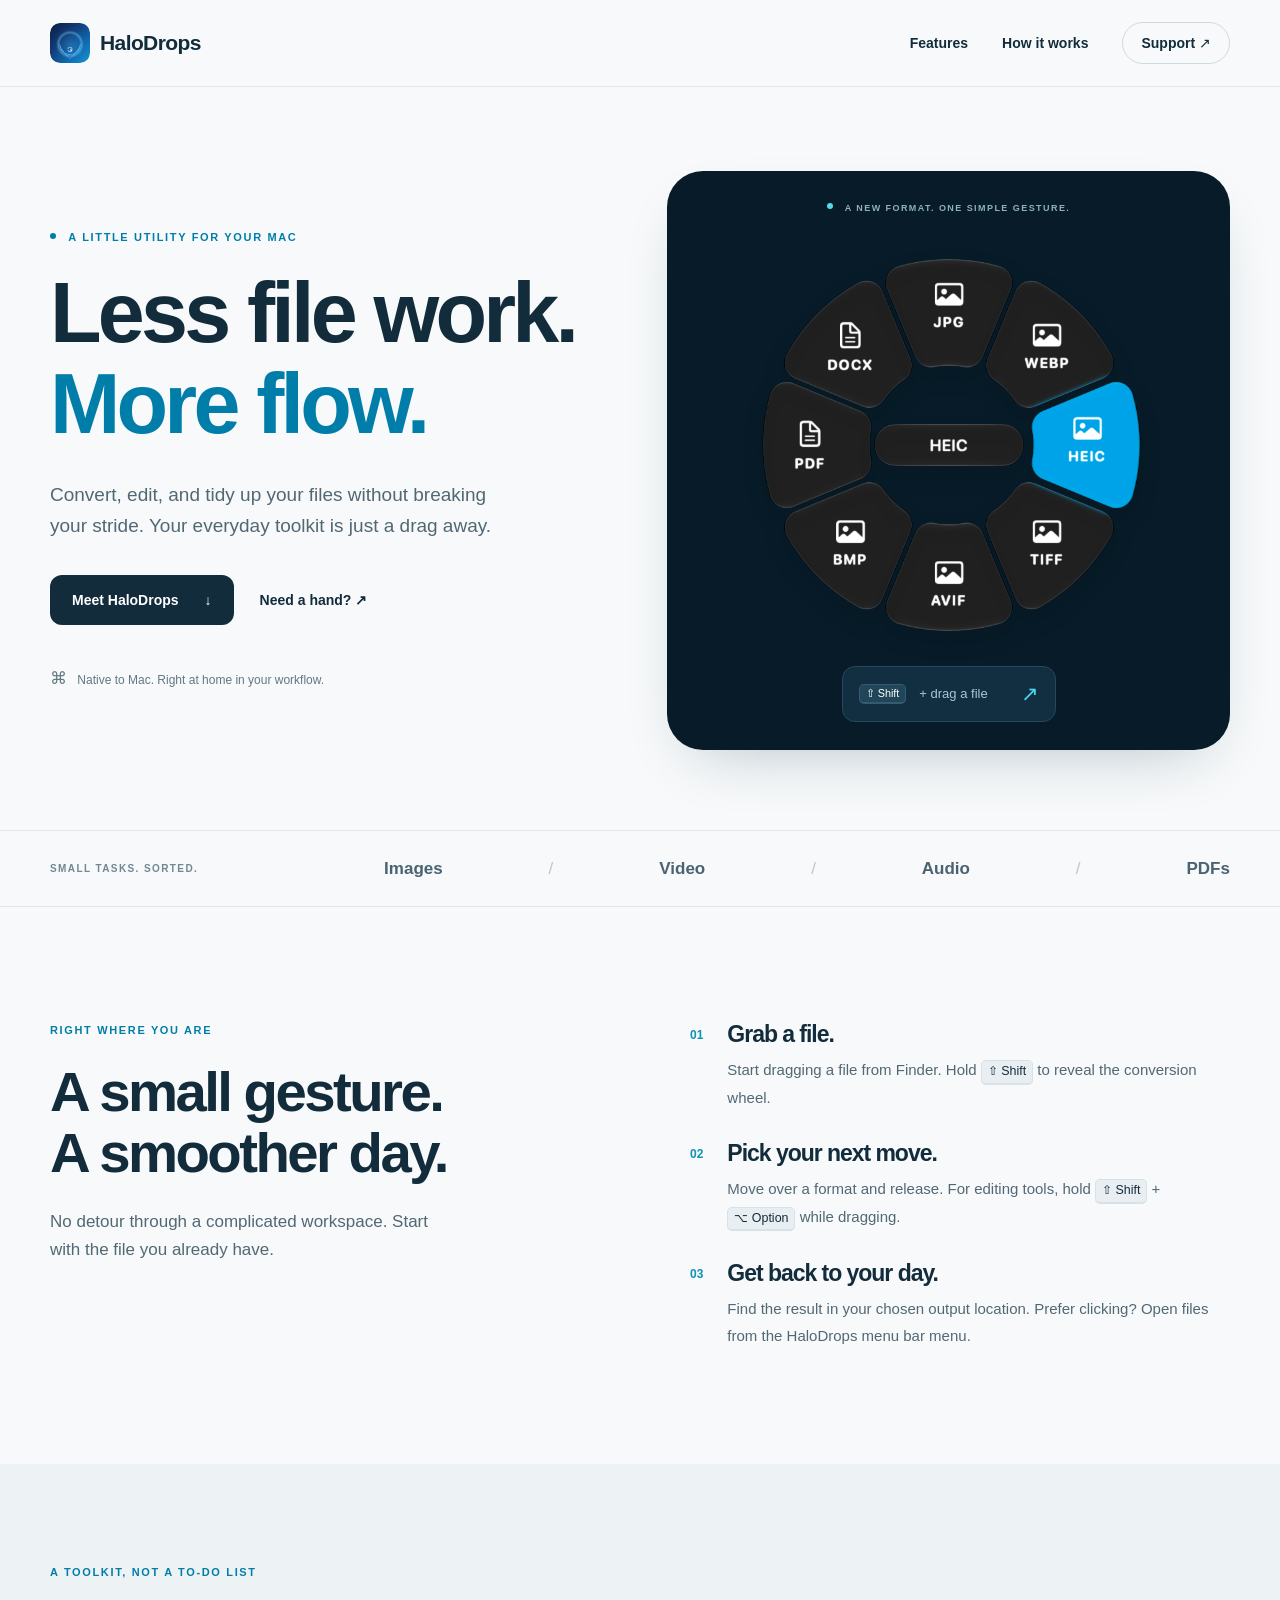
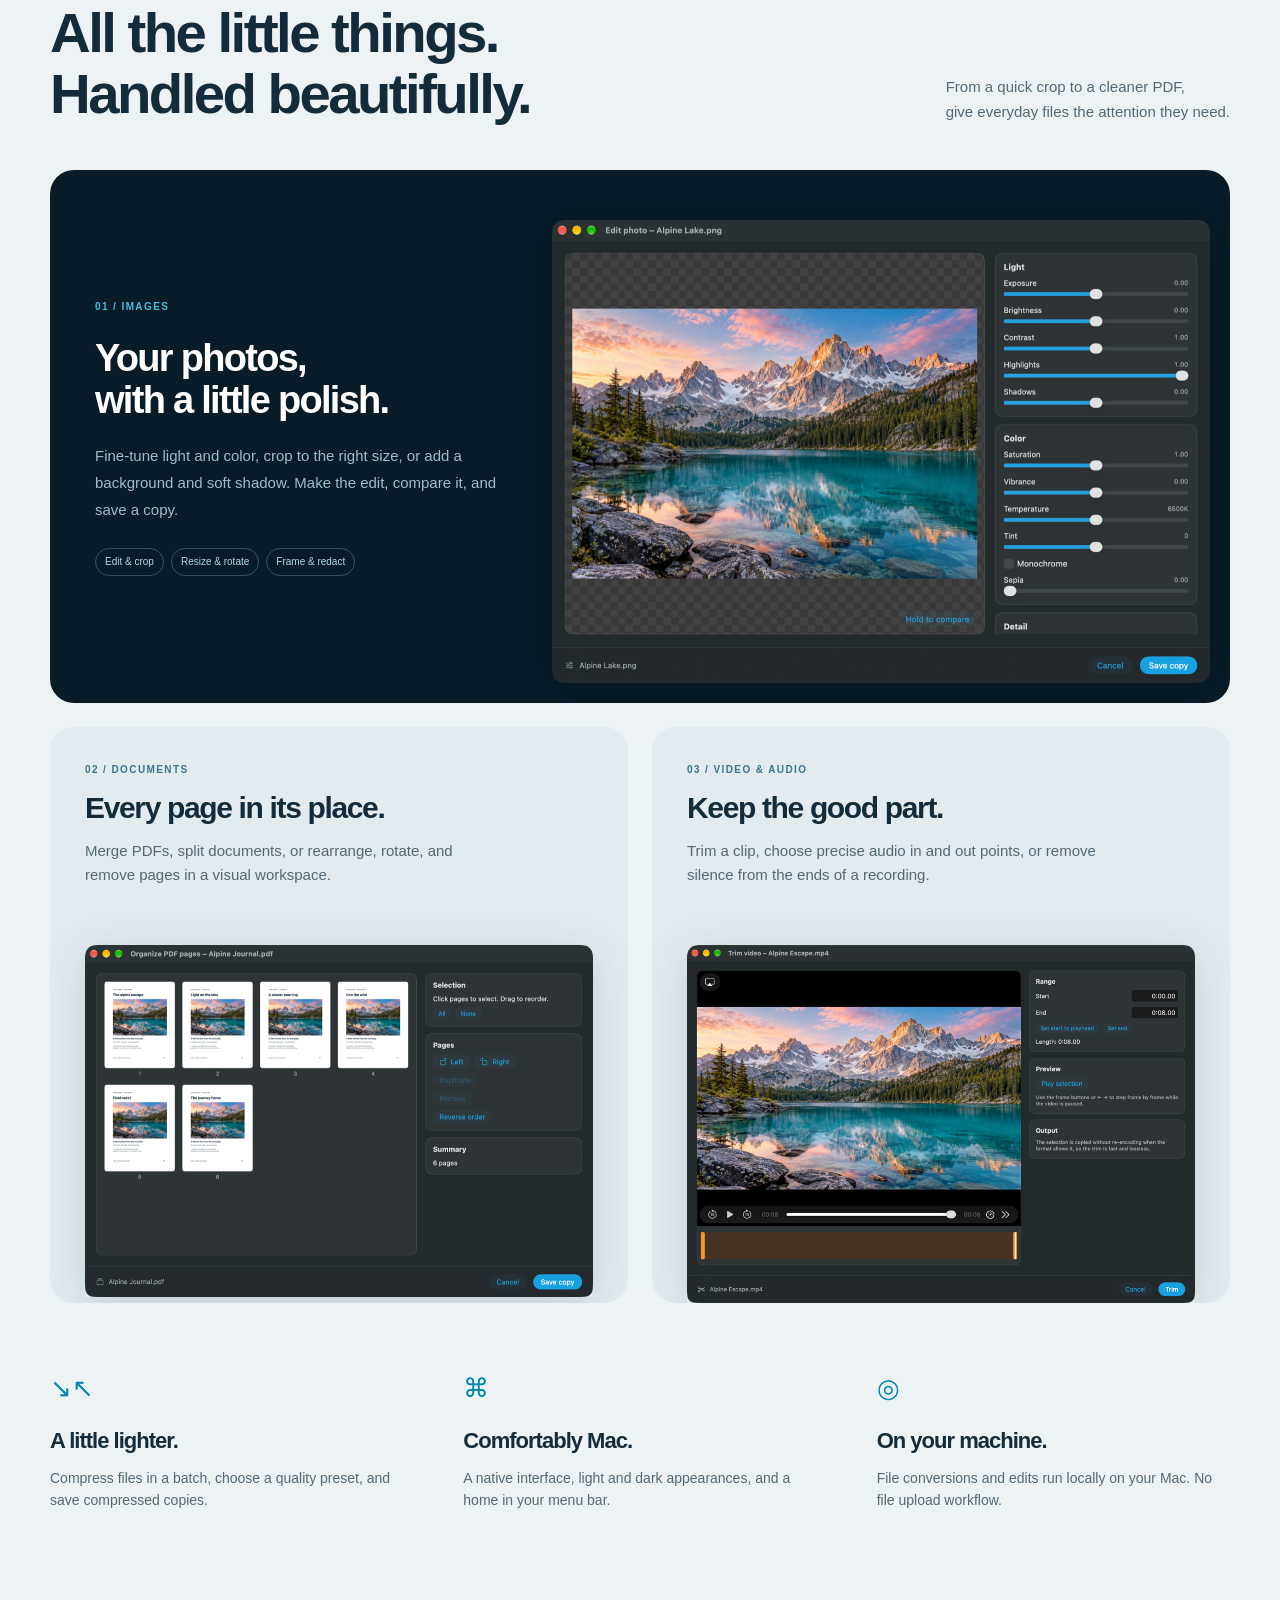
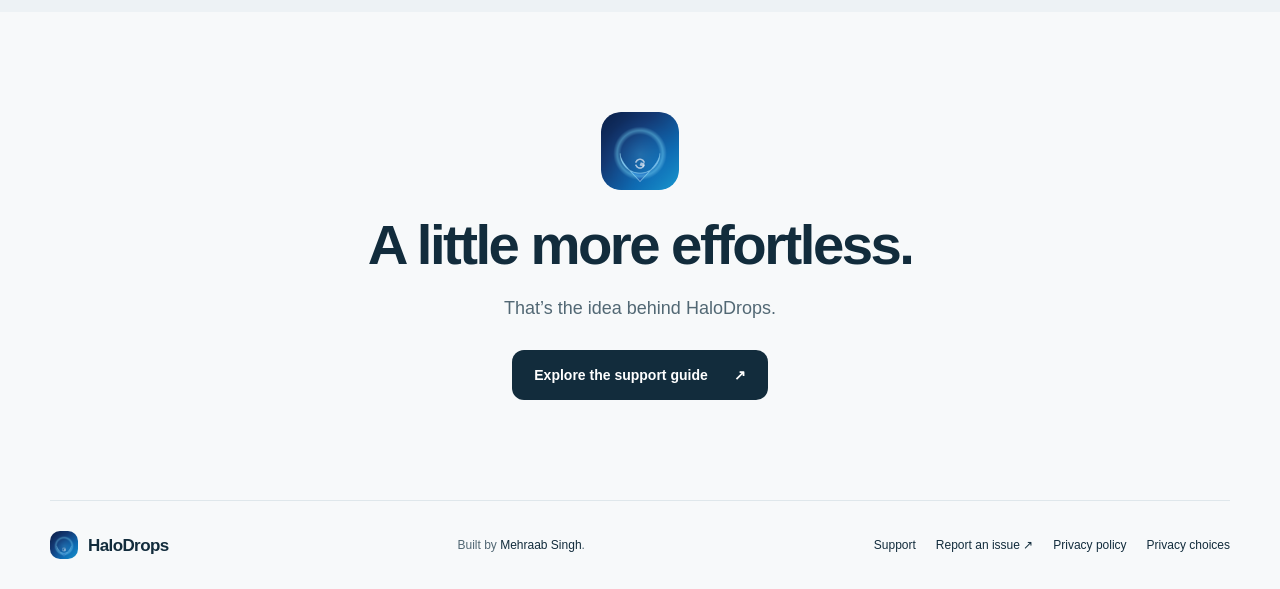
<file: index.html>
<!doctype html>
<html lang="en">
<head>
<meta charset="utf-8"><meta name="viewport" content="width=device-width, initial-scale=1">
<title>HaloDrops — Less file work. More flow.</title>
<meta name="description" content="Meet HaloDrops for Mac. Convert files with a drag, edit photos, compress media, organize PDFs, and trim video and audio in one native toolkit.">
<link rel="canonical" href="https://mehraabsingh.github.io/web-halodrops/">
<meta property="og:title" content="HaloDrops — Less file work. More flow."><meta property="og:description" content="Your everyday file toolkit, one gesture away. Made for Mac."><meta property="og:type" content="website"><meta property="og:url" content="https://mehraabsingh.github.io/web-halodrops/"><meta property="og:image" content="https://mehraabsingh.github.io/web-halodrops/assets/social-preview.png">
<meta name="twitter:card" content="summary_large_image"><meta name="theme-color" content="#f7f9fa">
<link rel="icon" type="image/png" href="assets/app-icon.png"><link rel="stylesheet" href="styles.css"><script src="site.js" defer></script>
</head>
<body>
<a class="skip" href="#main">Skip to content</a>
<header class="site-header"><nav class="nav wrap" aria-label="Main navigation"><a class="brand" href="./" aria-label="HaloDrops home"><img src="assets/app-icon.png" width="40" height="40" alt=""><span>HaloDrops</span></a><div class="nav-links"><a href="#features">Features</a><a href="#how-it-works">How it works</a><a class="nav-support" href="support/">Support <span aria-hidden="true">↗</span></a></div></nav></header>
<main id="main">
<section class="hero wrap">
<div class="hero-copy"><p class="eyebrow"><span class="status-dot"></span> A LITTLE UTILITY FOR YOUR MAC</p><h1>Less file work.<br><span>More flow.</span></h1><p class="lead">Convert, edit, and tidy up your files without breaking your stride. Your everyday toolkit is just a drag away.</p><div class="actions"><a class="button primary" href="#how-it-works">Meet HaloDrops <span aria-hidden="true">↓</span></a><a class="text-link" href="support/">Need a hand? <span aria-hidden="true">↗</span></a></div><p class="hero-note"><span aria-hidden="true">⌘</span> Native to Mac. Right at home in your workflow.</p></div>
<div class="hero-art"><div class="art-label"><span class="tiny-dot"></span> A NEW FORMAT. ONE SIMPLE GESTURE.</div><img class="wheel" src="assets/conversion-wheel.png" width="1420" height="1420" alt="HaloDrops conversion wheel showing JPG, WebP, HEIC, TIFF, AVIF, BMP, PDF, and DOCX formats with HEIC selected" fetchpriority="high"><div class="gesture"><kbd>⇧ Shift</kbd><span>+ drag a file</span><span class="gesture-arrow" aria-hidden="true">↗</span></div></div>
</section>
<div class="format-strip"><div class="wrap"><span>SMALL TASKS. SORTED.</span><span>Images</span><i aria-hidden="true">/</i><span>Video</span><i aria-hidden="true">/</i><span>Audio</span><i aria-hidden="true">/</i><span>PDFs</span></div></div>
<section id="how-it-works" class="section wrap how"><div class="section-intro"><p class="eyebrow">RIGHT WHERE YOU ARE</p><h2>A small gesture.<br>A smoother day.</h2><p>No detour through a complicated workspace. Start with the file you already have.</p></div><ol class="steps"><li><span class="step-num">01</span><div><h3>Grab a file.</h3><p>Start dragging a file from Finder. Hold <kbd>⇧ Shift</kbd> to reveal the conversion wheel.</p></div></li><li><span class="step-num">02</span><div><h3>Pick your next move.</h3><p>Move over a format and release. For editing tools, hold <kbd>⇧ Shift</kbd> + <kbd>⌥ Option</kbd> while dragging.</p></div></li><li><span class="step-num">03</span><div><h3>Get back to your day.</h3><p>Find the result in your chosen output location. Prefer clicking? Open files from the HaloDrops menu bar menu.</p></div></li></ol></section>
<section id="features" class="features-section"><div class="wrap"><div class="section-heading"><div><p class="eyebrow">A TOOLKIT, NOT A TO-DO LIST</p><h2>All the little things.<br>Handled beautifully.</h2></div><p>From a quick crop to a cleaner PDF,<br>give everyday files the attention they need.</p></div>
<article class="feature feature-photo"><div class="feature-copy"><span class="feature-index">01 / IMAGES</span><h3>Your photos,<br>with a little polish.</h3><p>Fine-tune light and color, crop to the right size, or add a background and soft shadow. Make the edit, compare it, and save a copy.</p><ul class="tags"><li>Edit & crop</li><li>Resize & rotate</li><li>Frame & redact</li></ul></div><div class="feature-visual"><img src="assets/photo-editor.png" width="1200" height="845" alt="HaloDrops photo editor with an alpine lake image and light and color adjustment sliders" loading="lazy"></div></article>
<div class="feature-pair"><article class="feature-mini"><div class="mini-copy"><span class="feature-index">02 / DOCUMENTS</span><h3>Every page in its place.</h3><p>Merge PDFs, split documents, or rearrange, rotate, and remove pages in a visual workspace.</p></div><img src="assets/pdf-tools.png" width="1000" height="694" alt="Six pages in the HaloDrops PDF organizer, with page selection and rotation controls" loading="lazy"></article><article class="feature-mini"><div class="mini-copy"><span class="feature-index">03 / VIDEO & AUDIO</span><h3>Keep the good part.</h3><p>Trim a clip, choose precise audio in and out points, or remove silence from the ends of a recording.</p></div><img src="assets/video-tools.png" width="1000" height="704" alt="HaloDrops video trimmer displaying a mountain lake clip with start and end controls" loading="lazy"></article></div>
<div class="utility-row"><div><span class="utility-icon" aria-hidden="true">↘↖</span><h3>A little lighter.</h3><p>Compress files in a batch, choose a quality preset, and save compressed copies.</p></div><div><span class="utility-icon" aria-hidden="true">⌘</span><h3>Comfortably Mac.</h3><p>A native interface, light and dark appearances, and a home in your menu bar.</p></div><div><span class="utility-icon" aria-hidden="true">◎</span><h3>On your machine.</h3><p>File conversions and edits run locally on your Mac. No file upload workflow.</p></div></div>
</div></section>
<section class="closing wrap"><img src="assets/app-icon.png" width="78" height="78" alt="" loading="lazy"><h2>A little more effortless.</h2><p>That’s the idea behind HaloDrops.</p><a class="button primary" href="support/">Explore the support guide <span aria-hidden="true">↗</span></a></section>
</main>
<footer class="site-footer wrap"><a class="brand" href="./"><img src="assets/app-icon.png" width="28" height="28" alt=""><span>HaloDrops</span></a><p>Built by <a href="https://www.linkedin.com/in/mehraab-singh-42a4b728b/">Mehraab Singh</a>.</p><div><a href="support/">Support</a><a href="https://github.com/mehraabsingh/web-halodrops/issues">Report an issue ↗</a><a href="privacy/">Privacy policy</a><a href="privacy-choices/">Privacy choices</a></div></footer>
</body></html>
</file>
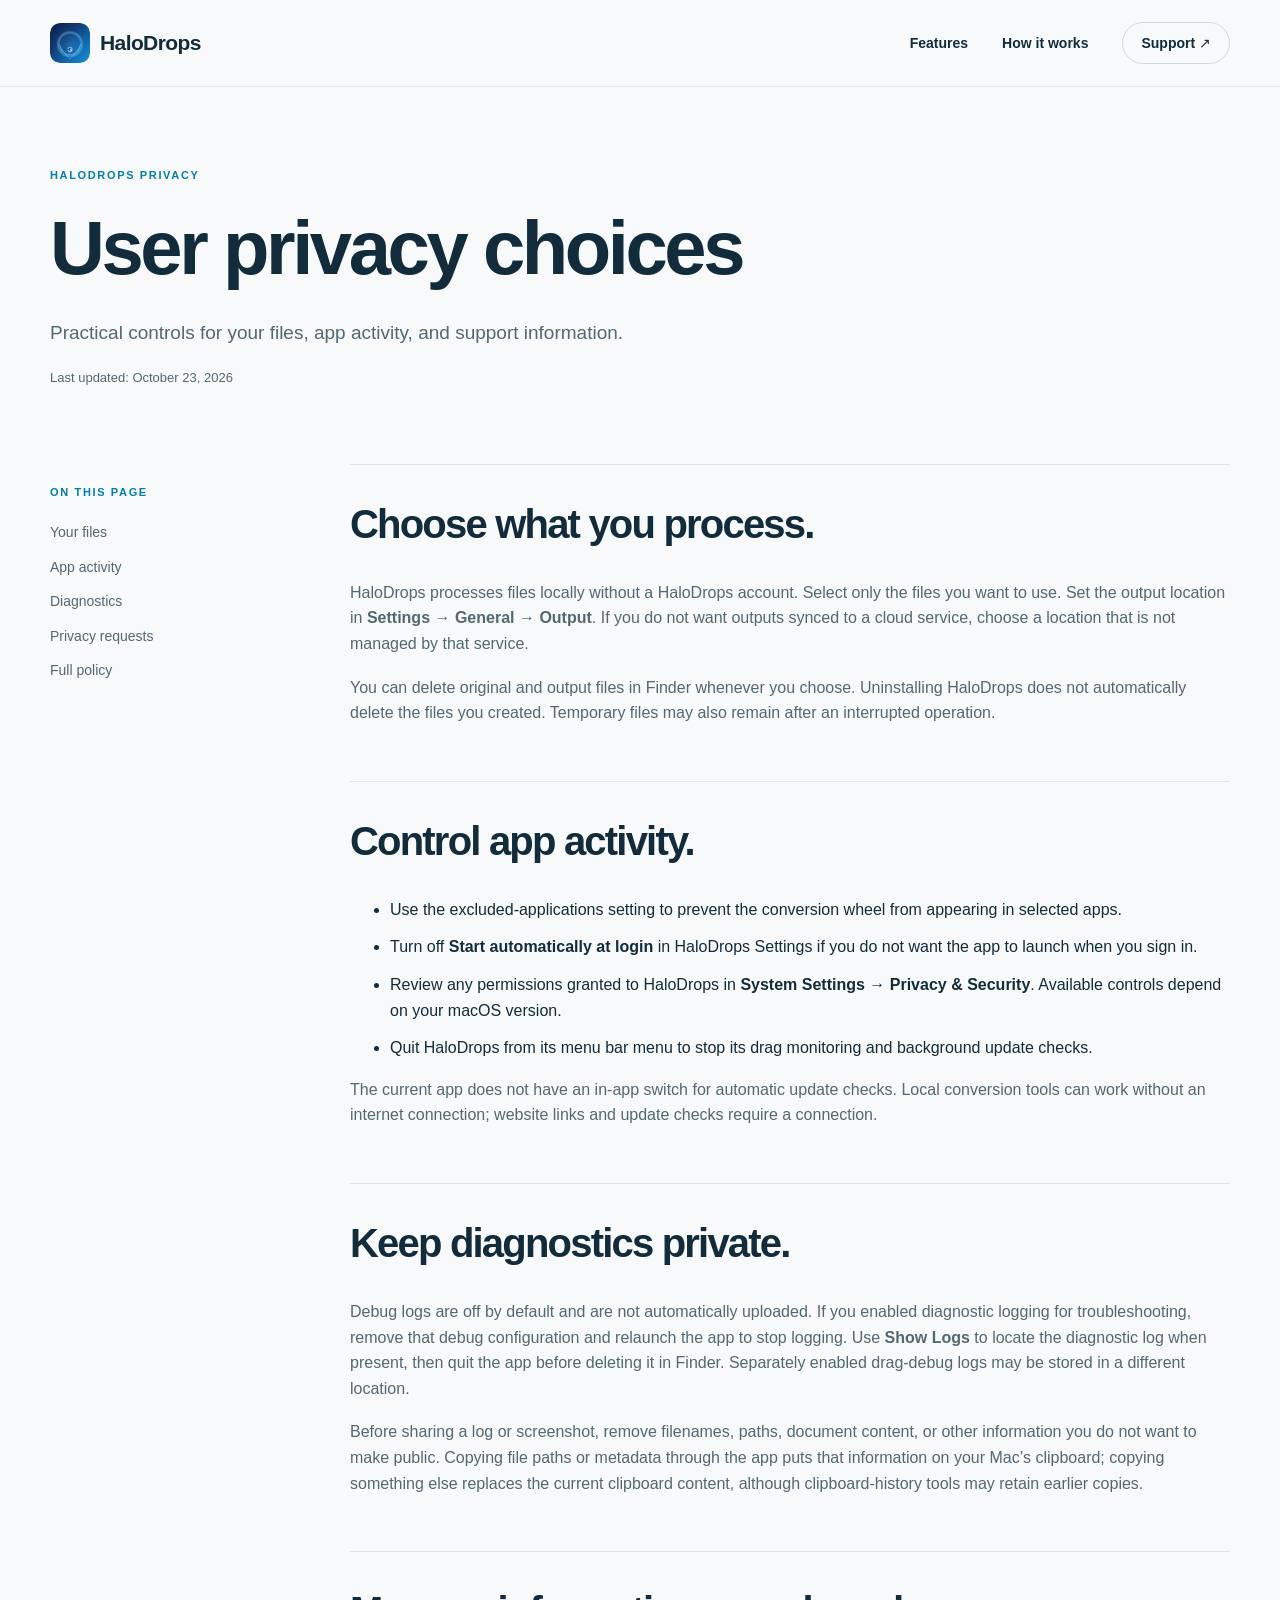
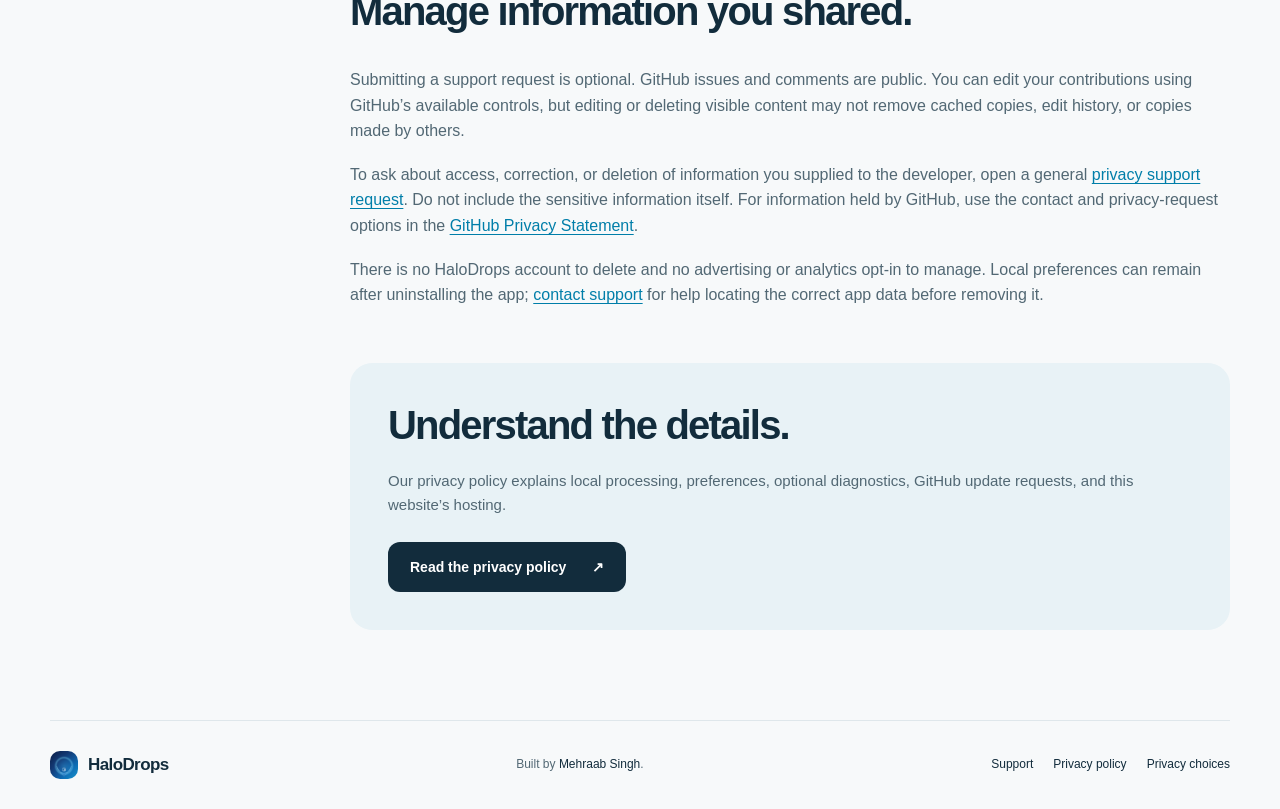
<file: privacy-choices/index.html>
<!doctype html>
<html lang="en"><head><meta charset="utf-8"><meta name="viewport" content="width=device-width, initial-scale=1"><title>User privacy choices — HaloDrops</title><meta name="description" content="Practical controls for your files, app activity, and support information."><link rel="canonical" href="https://mehraabsingh.github.io/web-halodrops/privacy-choices/"><meta name="theme-color" content="#f7f9fa"><link rel="icon" href="../assets/app-icon.png"><link rel="stylesheet" href="../styles.css"></head><body>
<a class="skip" href="#main">Skip to content</a><header class="site-header"><nav class="nav wrap" aria-label="Main navigation"><a class="brand" href="../" aria-label="HaloDrops home"><img src="../assets/app-icon.png" width="40" height="40" alt=""><span>HaloDrops</span></a><div class="nav-links"><a href="../#features">Features</a><a href="../#how-it-works">How it works</a><a class="nav-support" href="../support/">Support <span aria-hidden="true">↗</span></a></div></nav></header>
<main id="main" class="legal-page"><section class="support-hero wrap"><p class="eyebrow">HALODROPS PRIVACY</p><h1>User privacy choices</h1><p class="lead">Practical controls for your files, app activity, and support information.</p><p class="policy-date">Last updated: October 23, 2026</p></section><div class="support-layout wrap"><aside class="support-nav" aria-label="Privacy topics"><p class="eyebrow">ON THIS PAGE</p><a href="#files">Your files</a><a href="#controls">App activity</a><a href="#diagnostics">Diagnostics</a><a href="#requests">Privacy requests</a><a href="#details">Full policy</a></aside><div class="support-content">
<section id="files"><h2>Choose what you process.</h2><p>HaloDrops processes files locally without a HaloDrops account. Select only the files you want to use. Set the output location in <strong>Settings → General → Output</strong>. If you do not want outputs synced to a cloud service, choose a location that is not managed by that service.</p><p>You can delete original and output files in Finder whenever you choose. Uninstalling HaloDrops does not automatically delete the files you created. Temporary files may also remain after an interrupted operation.</p></section>
<section id="controls"><h2>Control app activity.</h2><ul><li>Use the excluded-applications setting to prevent the conversion wheel from appearing in selected apps.</li><li>Turn off <strong>Start automatically at login</strong> in HaloDrops Settings if you do not want the app to launch when you sign in.</li><li>Review any permissions granted to HaloDrops in <strong>System Settings → Privacy &amp; Security</strong>. Available controls depend on your macOS version.</li><li>Quit HaloDrops from its menu bar menu to stop its drag monitoring and background update checks.</li></ul><p>The current app does not have an in-app switch for automatic update checks. Local conversion tools can work without an internet connection; website links and update checks require a connection.</p></section>
<section id="diagnostics"><h2>Keep diagnostics private.</h2><p>Debug logs are off by default and are not automatically uploaded. If you enabled diagnostic logging for troubleshooting, remove that debug configuration and relaunch the app to stop logging. Use <strong>Show Logs</strong> to locate the diagnostic log when present, then quit the app before deleting it in Finder. Separately enabled drag-debug logs may be stored in a different location.</p><p>Before sharing a log or screenshot, remove filenames, paths, document content, or other information you do not want to make public. Copying file paths or metadata through the app puts that information on your Mac’s clipboard; copying something else replaces the current clipboard content, although clipboard-history tools may retain earlier copies.</p></section>
<section id="requests"><h2>Manage information you shared.</h2><p>Submitting a support request is optional. GitHub issues and comments are public. You can edit your contributions using GitHub’s available controls, but editing or deleting visible content may not remove cached copies, edit history, or copies made by others.</p><p>To ask about access, correction, or deletion of information you supplied to the developer, open a general <a href="../support/#contact">privacy support request</a>. Do not include the sensitive information itself. For information held by GitHub, use the contact and privacy-request options in the <a href="https://docs.github.com/en/site-policy/privacy-policies/github-general-privacy-statement">GitHub Privacy Statement</a>.</p><p>There is no HaloDrops account to delete and no advertising or analytics opt-in to manage. Local preferences can remain after uninstalling the app; <a href="../support/#contact">contact support</a> for help locating the correct app data before removing it.</p></section>
<section id="details" class="contact-box"><h2>Understand the details.</h2><p>Our privacy policy explains local processing, preferences, optional diagnostics, GitHub update requests, and this website’s hosting.</p><a class="button primary" href="../privacy/">Read the privacy policy <span aria-hidden="true">↗</span></a></section>
</div></div></main><footer class="site-footer wrap"><a class="brand" href="../"><img src="../assets/app-icon.png" width="28" height="28" alt=""><span>HaloDrops</span></a><p>Built by <a href="https://www.linkedin.com/in/mehraab-singh-42a4b728b/">Mehraab Singh</a>.</p><div><a href="../support/">Support</a><a href="../privacy/">Privacy policy</a><a href="../privacy-choices/">Privacy choices</a></div></footer></body></html>
</file>
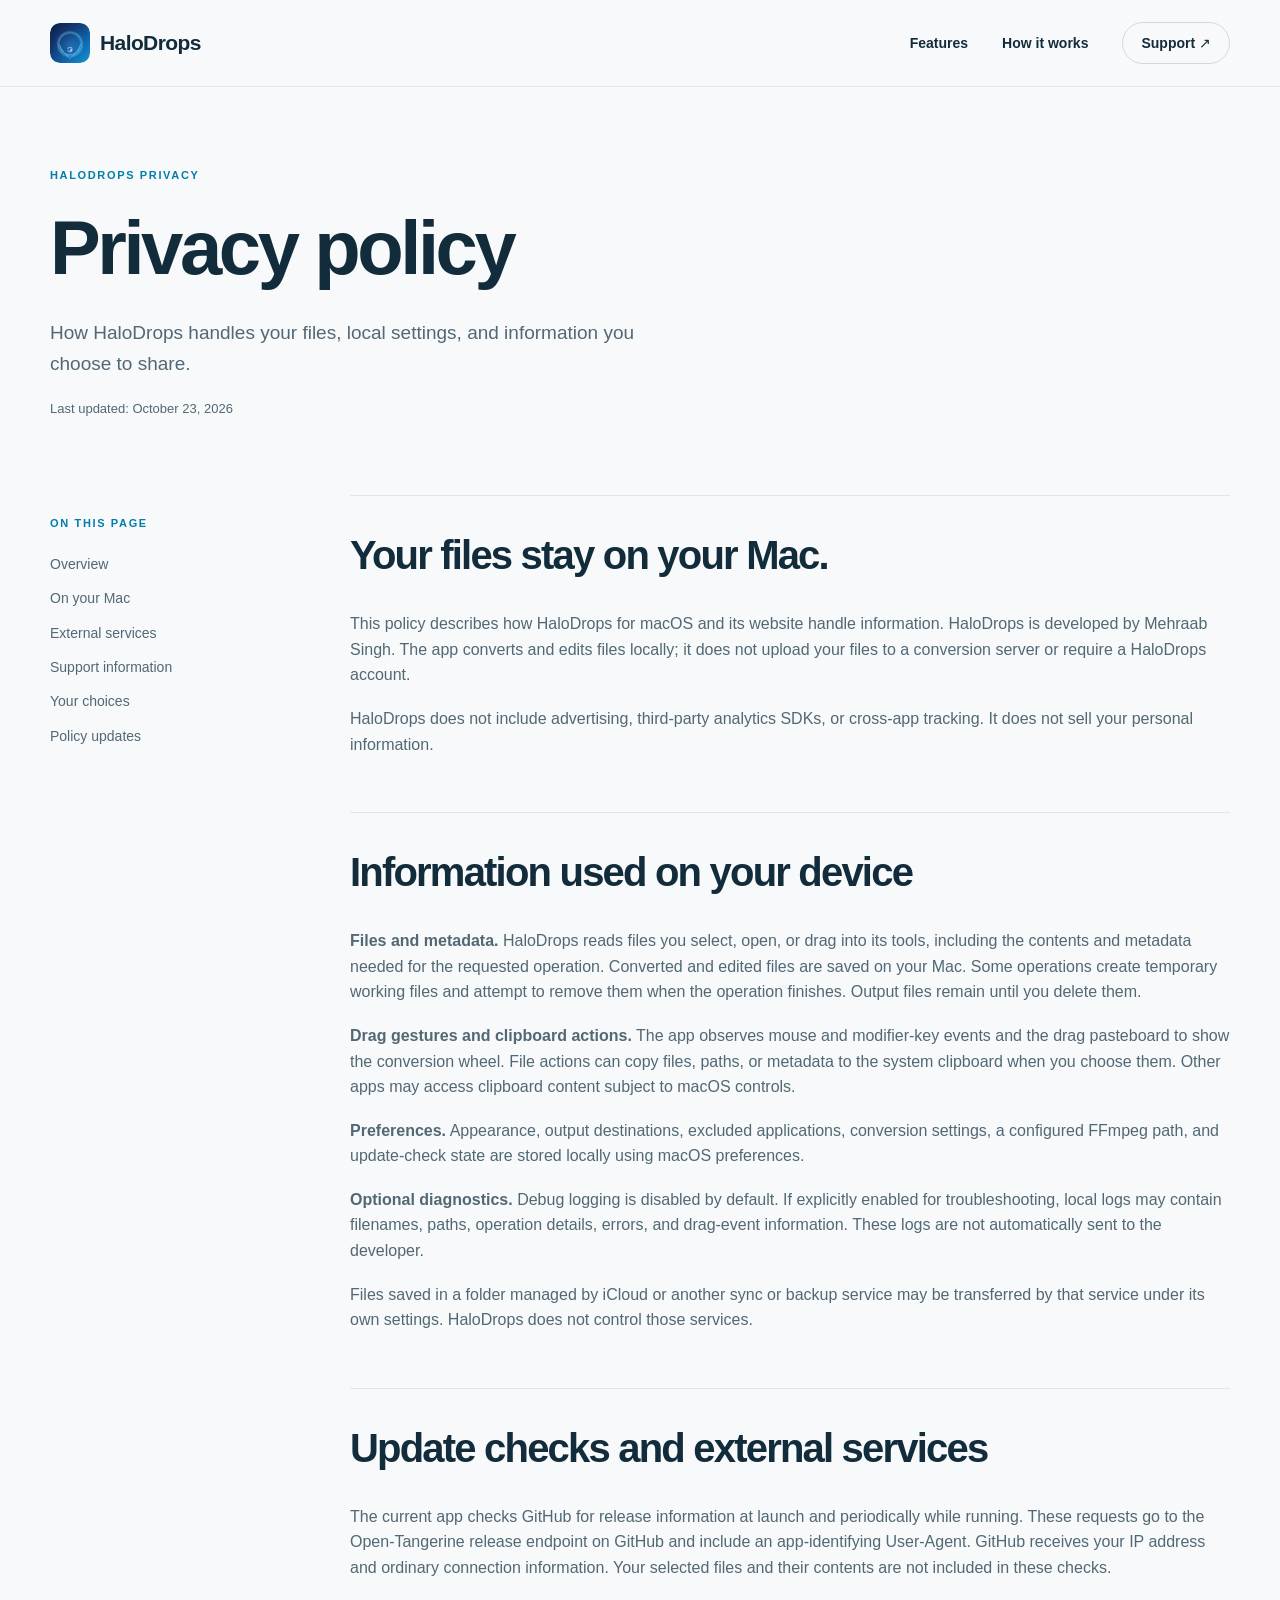
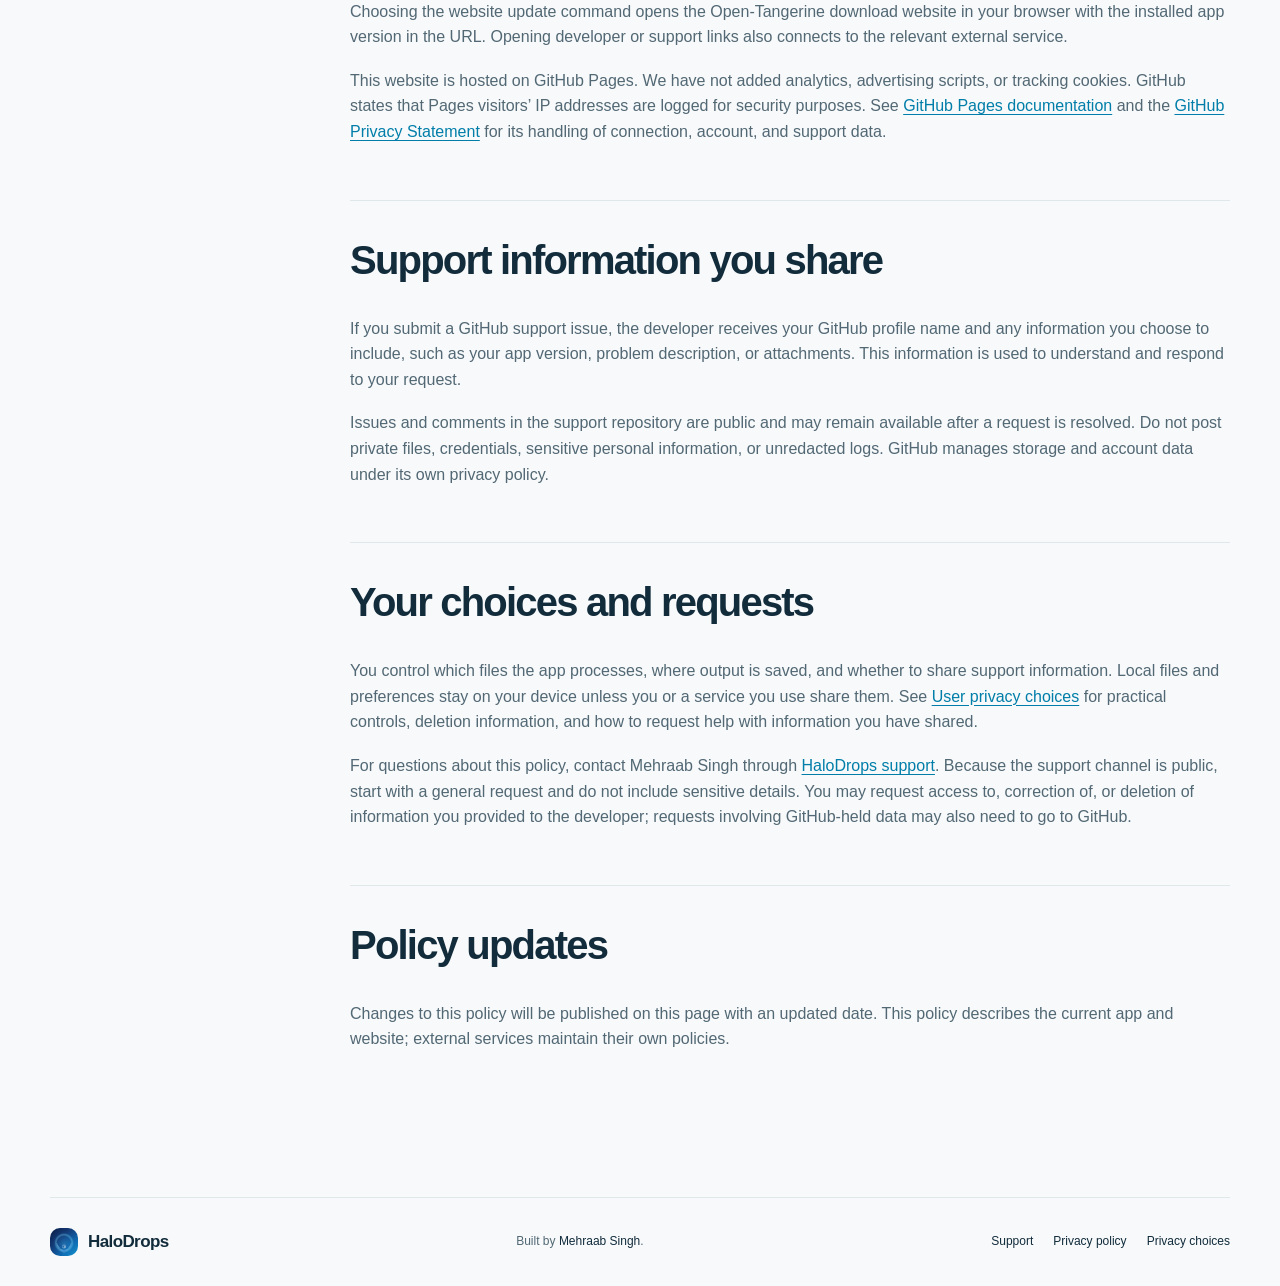
<file: privacy/index.html>
<!doctype html>
<html lang="en"><head><meta charset="utf-8"><meta name="viewport" content="width=device-width, initial-scale=1"><title>Privacy policy — HaloDrops</title><meta name="description" content="How HaloDrops handles your files, local settings, and information you choose to share."><link rel="canonical" href="https://mehraabsingh.github.io/web-halodrops/privacy/"><meta name="theme-color" content="#f7f9fa"><link rel="icon" href="../assets/app-icon.png"><link rel="stylesheet" href="../styles.css"></head><body>
<a class="skip" href="#main">Skip to content</a><header class="site-header"><nav class="nav wrap" aria-label="Main navigation"><a class="brand" href="../" aria-label="HaloDrops home"><img src="../assets/app-icon.png" width="40" height="40" alt=""><span>HaloDrops</span></a><div class="nav-links"><a href="../#features">Features</a><a href="../#how-it-works">How it works</a><a class="nav-support" href="../support/">Support <span aria-hidden="true">↗</span></a></div></nav></header>
<main id="main" class="legal-page"><section class="support-hero wrap"><p class="eyebrow">HALODROPS PRIVACY</p><h1>Privacy policy</h1><p class="lead">How HaloDrops handles your files, local settings, and information you choose to share.</p><p class="policy-date">Last updated: October 23, 2026</p></section><div class="support-layout wrap"><aside class="support-nav" aria-label="Privacy topics"><p class="eyebrow">ON THIS PAGE</p><a href="#overview">Overview</a><a href="#local">On your Mac</a><a href="#network">External services</a><a href="#support-data">Support information</a><a href="#choices">Your choices</a><a href="#changes">Policy updates</a></aside><div class="support-content">
<section id="overview"><h2>Your files stay on your Mac.</h2><p>This policy describes how HaloDrops for macOS and its website handle information. HaloDrops is developed by Mehraab Singh. The app converts and edits files locally; it does not upload your files to a conversion server or require a HaloDrops account.</p><p>HaloDrops does not include advertising, third-party analytics SDKs, or cross-app tracking. It does not sell your personal information.</p></section>
<section id="local"><h2>Information used on your device</h2><p><strong>Files and metadata.</strong> HaloDrops reads files you select, open, or drag into its tools, including the contents and metadata needed for the requested operation. Converted and edited files are saved on your Mac. Some operations create temporary working files and attempt to remove them when the operation finishes. Output files remain until you delete them.</p><p><strong>Drag gestures and clipboard actions.</strong> The app observes mouse and modifier-key events and the drag pasteboard to show the conversion wheel. File actions can copy files, paths, or metadata to the system clipboard when you choose them. Other apps may access clipboard content subject to macOS controls.</p><p><strong>Preferences.</strong> Appearance, output destinations, excluded applications, conversion settings, a configured FFmpeg path, and update-check state are stored locally using macOS preferences.</p><p><strong>Optional diagnostics.</strong> Debug logging is disabled by default. If explicitly enabled for troubleshooting, local logs may contain filenames, paths, operation details, errors, and drag-event information. These logs are not automatically sent to the developer.</p><p>Files saved in a folder managed by iCloud or another sync or backup service may be transferred by that service under its own settings. HaloDrops does not control those services.</p></section>
<section id="network"><h2>Update checks and external services</h2><p>The current app checks GitHub for release information at launch and periodically while running. These requests go to the Open-Tangerine release endpoint on GitHub and include an app-identifying User-Agent. GitHub receives your IP address and ordinary connection information. Your selected files and their contents are not included in these checks.</p><p>Choosing the website update command opens the Open-Tangerine download website in your browser with the installed app version in the URL. Opening developer or support links also connects to the relevant external service.</p><p>This website is hosted on GitHub Pages. We have not added analytics, advertising scripts, or tracking cookies. GitHub states that Pages visitors’ IP addresses are logged for security purposes. See <a href="https://docs.github.com/en/pages/getting-started-with-github-pages/what-is-github-pages">GitHub Pages documentation</a> and the <a href="https://docs.github.com/en/site-policy/privacy-policies/github-general-privacy-statement">GitHub Privacy Statement</a> for its handling of connection, account, and support data.</p></section>
<section id="support-data"><h2>Support information you share</h2><p>If you submit a GitHub support issue, the developer receives your GitHub profile name and any information you choose to include, such as your app version, problem description, or attachments. This information is used to understand and respond to your request.</p><p>Issues and comments in the support repository are public and may remain available after a request is resolved. Do not post private files, credentials, sensitive personal information, or unredacted logs. GitHub manages storage and account data under its own privacy policy.</p></section>
<section id="choices"><h2>Your choices and requests</h2><p>You control which files the app processes, where output is saved, and whether to share support information. Local files and preferences stay on your device unless you or a service you use share them. See <a href="../privacy-choices/">User privacy choices</a> for practical controls, deletion information, and how to request help with information you have shared.</p><p>For questions about this policy, contact Mehraab Singh through <a href="../support/#contact">HaloDrops support</a>. Because the support channel is public, start with a general request and do not include sensitive details. You may request access to, correction of, or deletion of information you provided to the developer; requests involving GitHub-held data may also need to go to GitHub.</p></section>
<section id="changes"><h2>Policy updates</h2><p>Changes to this policy will be published on this page with an updated date. This policy describes the current app and website; external services maintain their own policies.</p></section>
</div></div></main><footer class="site-footer wrap"><a class="brand" href="../"><img src="../assets/app-icon.png" width="28" height="28" alt=""><span>HaloDrops</span></a><p>Built by <a href="https://www.linkedin.com/in/mehraab-singh-42a4b728b/">Mehraab Singh</a>.</p><div><a href="../support/">Support</a><a href="../privacy/">Privacy policy</a><a href="../privacy-choices/">Privacy choices</a></div></footer></body></html>
</file>
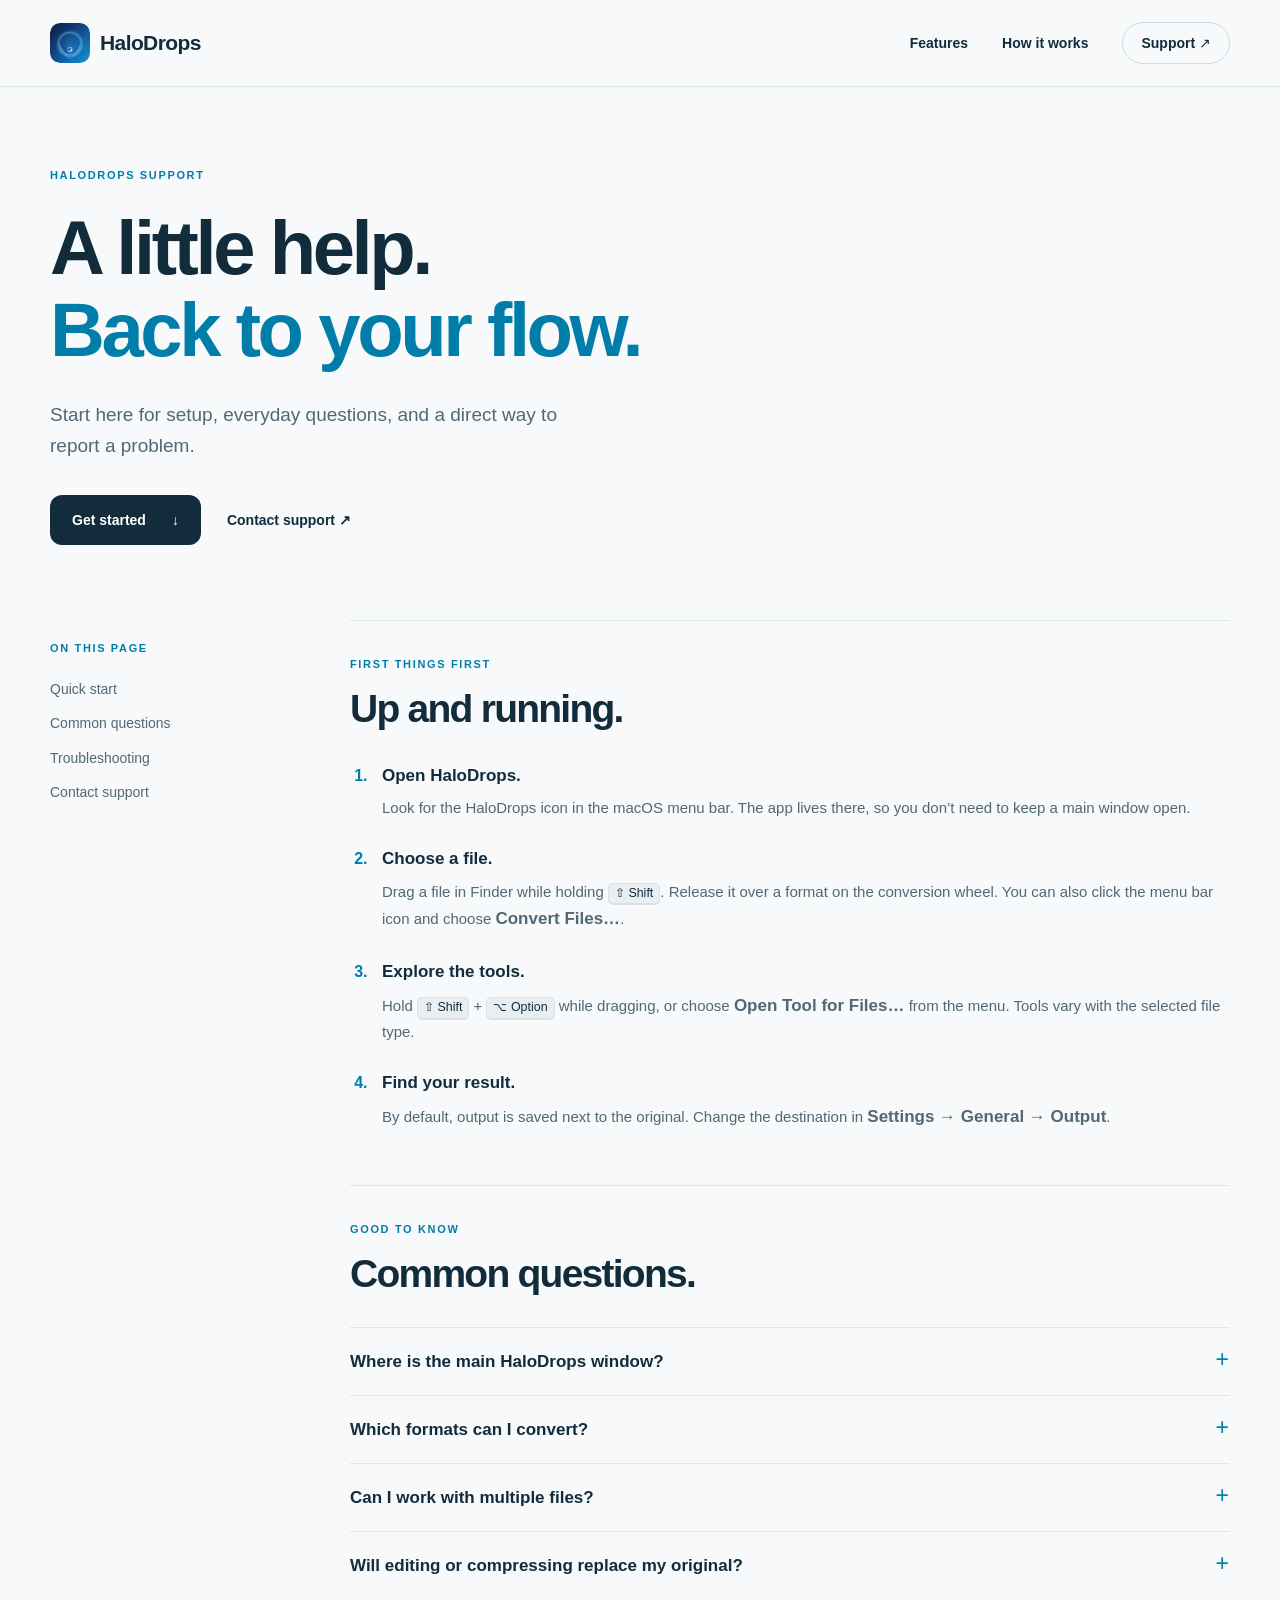
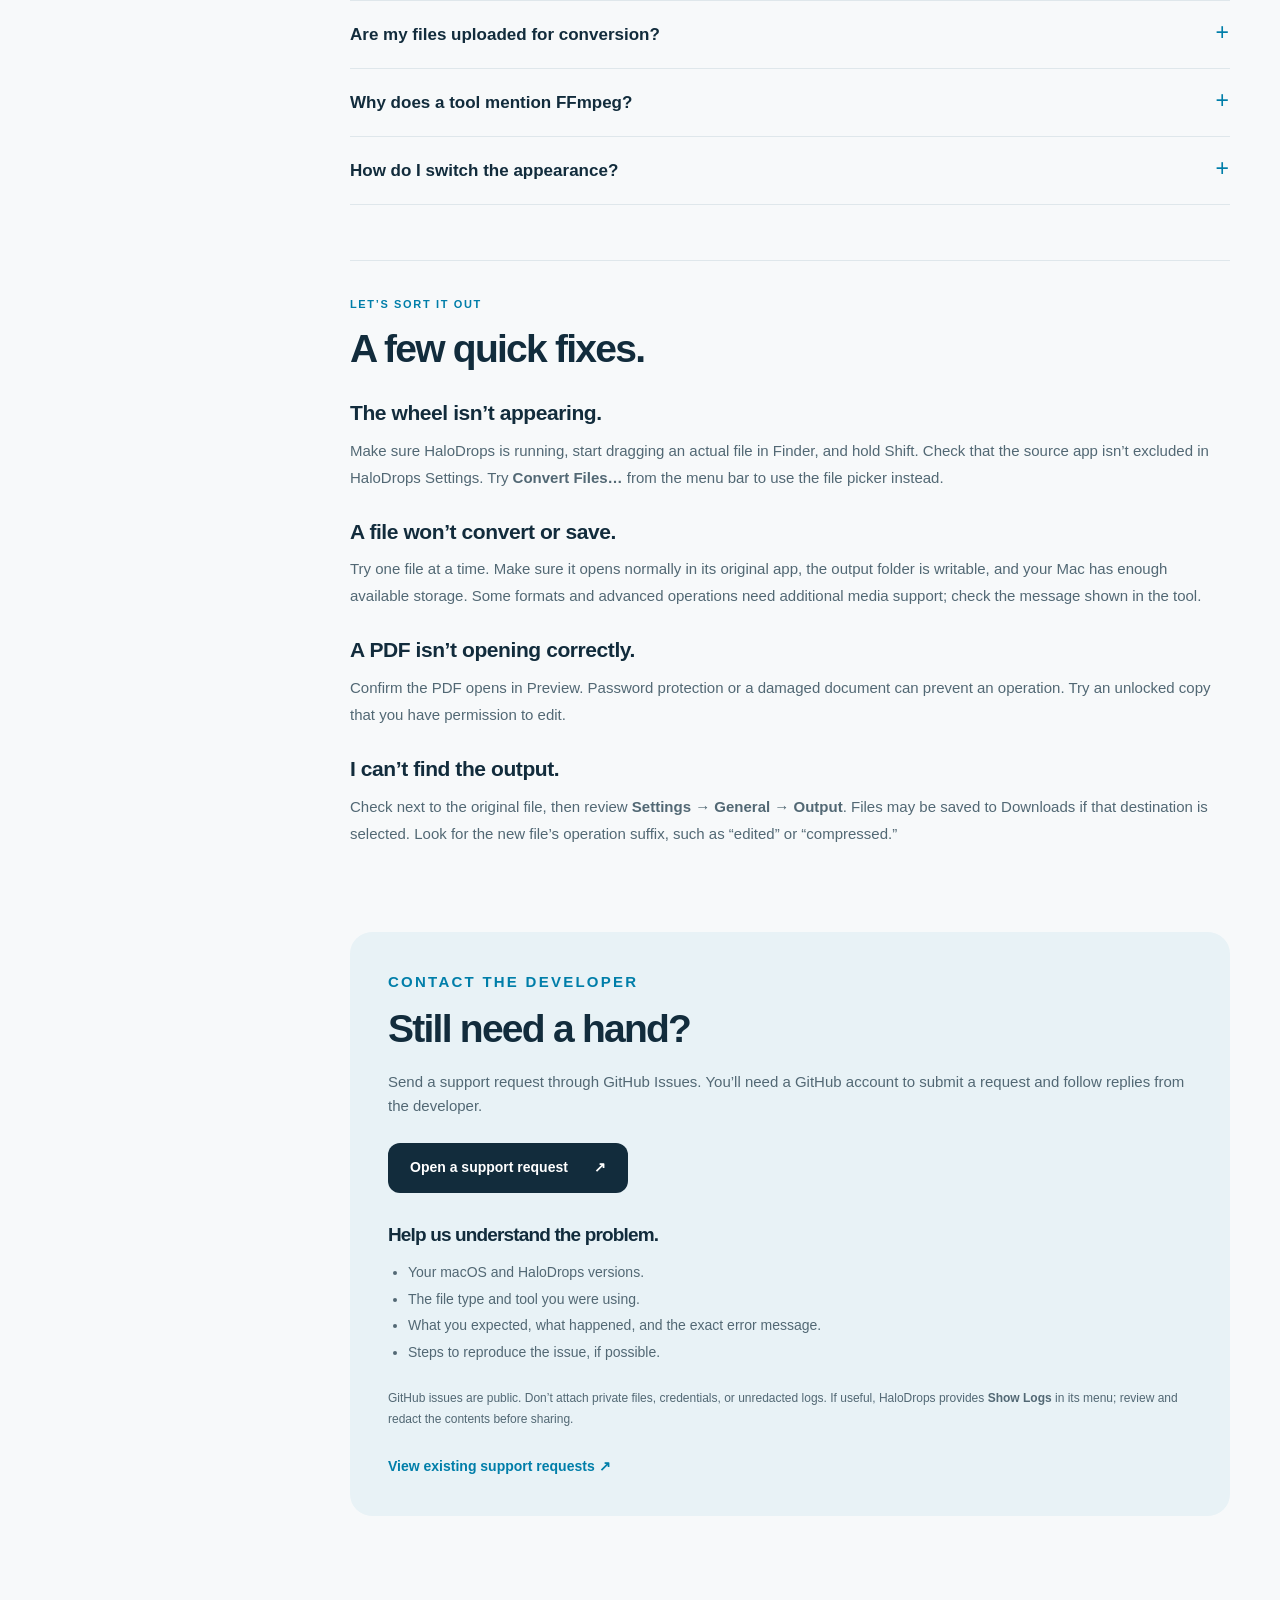
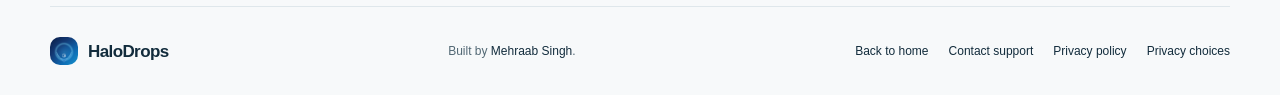
<file: support/index.html>
<!doctype html>
<html lang="en"><head>
<meta charset="utf-8"><meta name="viewport" content="width=device-width, initial-scale=1"><title>HaloDrops Support — Help, setup & troubleshooting</title><meta name="description" content="Get help with HaloDrops for Mac. Learn how to convert files, find your output, use editing tools, and report an issue."><link rel="canonical" href="https://mehraabsingh.github.io/web-halodrops/support/"><meta name="theme-color" content="#f7f9fa"><link rel="icon" href="../assets/app-icon.png"><link rel="stylesheet" href="../styles.css"><script src="../site.js" defer></script>
</head><body>
<a class="skip" href="#main">Skip to content</a><header class="site-header"><nav class="nav wrap" aria-label="Main navigation"><a class="brand" href="../" aria-label="HaloDrops home"><img src="../assets/app-icon.png" width="40" height="40" alt=""><span>HaloDrops</span></a><div class="nav-links"><a href="../#features">Features</a><a href="../#how-it-works">How it works</a><a class="nav-support" href="./" aria-current="page">Support <span aria-hidden="true">↗</span></a></div></nav></header>
<main id="main"><section class="support-hero wrap"><p class="eyebrow">HALODROPS SUPPORT</p><h1>A little help.<br><span>Back to your flow.</span></h1><p class="lead">Start here for setup, everyday questions, and a direct way to report a problem.</p><div class="actions"><a class="button primary" href="#quick-start">Get started <span aria-hidden="true">↓</span></a><a class="text-link" href="#contact">Contact support ↗</a></div></section>
<div class="support-layout wrap"><aside class="support-nav" aria-label="Support topics"><p class="eyebrow">ON THIS PAGE</p><a href="#quick-start">Quick start</a><a href="#questions">Common questions</a><a href="#troubleshooting">Troubleshooting</a><a href="#contact">Contact support</a></aside><div class="support-content">
<section id="quick-start"><p class="eyebrow">FIRST THINGS FIRST</p><h2>Up and running.</h2><ol class="guide-list"><li><strong>Open HaloDrops.</strong><p>Look for the HaloDrops icon in the macOS menu bar. The app lives there, so you don’t need to keep a main window open.</p></li><li><strong>Choose a file.</strong><p>Drag a file in Finder while holding <kbd>⇧ Shift</kbd>. Release it over a format on the conversion wheel. You can also click the menu bar icon and choose <strong>Convert Files…</strong>.</p></li><li><strong>Explore the tools.</strong><p>Hold <kbd>⇧ Shift</kbd> + <kbd>⌥ Option</kbd> while dragging, or choose <strong>Open Tool for Files…</strong> from the menu. Tools vary with the selected file type.</p></li><li><strong>Find your result.</strong><p>By default, output is saved next to the original. Change the destination in <strong>Settings → General → Output</strong>.</p></li></ol></section>
<section id="questions"><p class="eyebrow">GOOD TO KNOW</p><h2>Common questions.</h2><div class="faq">
<details><summary>Where is the main HaloDrops window?</summary><p>HaloDrops is a menu bar utility. Click its icon at the top of your screen to convert files, open a tool, or access Settings. Editing windows appear when you choose a tool.</p></details>
<details><summary>Which formats can I convert?</summary><p>The wheel shows compatible output formats for the selected file. Image options can include JPG, WebP, HEIC, TIFF, AVIF, BMP, and PDF. The available options depend on the input type and installed media support. Select one file first if a mixed selection has no shared conversion.</p></details>
<details><summary>Can I work with multiple files?</summary><p>Yes. Select multiple files in Finder or in the file picker. HaloDrops shows compatible actions for the selection. Batch compression, image resizing, and PDF tools can help with groups of files.</p></details>
<details><summary>Will editing or compressing replace my original?</summary><p>Photo tools use <strong>Save copy</strong>, and compression creates compressed copies. Keep your original and use the new output for your next step. Check the destination shown in the app before saving.</p></details>
<details><summary>Are my files uploaded for conversion?</summary><p>Conversions and edits are performed locally on your Mac. HaloDrops does not require uploading your files to a conversion website. The app can make network requests to check for software updates.</p></details>
<details><summary>Why does a tool mention FFmpeg?</summary><p>Some advanced media operations require FFmpeg. If a tool displays this requirement, configure a compatible FFmpeg executable in HaloDrops Settings. Basic tools that use built-in macOS support do not all share this requirement.</p></details>
<details><summary>How do I switch the appearance?</summary><p>Open <strong>Settings → Appearance</strong> from the menu bar. Choose your preferred appearance and progress display style.</p></details>
</div></section>
<section id="troubleshooting"><p class="eyebrow">LET’S SORT IT OUT</p><h2>A few quick fixes.</h2><div class="troubleshooting-item"><h3>The wheel isn’t appearing.</h3><p>Make sure HaloDrops is running, start dragging an actual file in Finder, and hold Shift. Check that the source app isn’t excluded in HaloDrops Settings. Try <strong>Convert Files…</strong> from the menu bar to use the file picker instead.</p></div><div class="troubleshooting-item"><h3>A file won’t convert or save.</h3><p>Try one file at a time. Make sure it opens normally in its original app, the output folder is writable, and your Mac has enough available storage. Some formats and advanced operations need additional media support; check the message shown in the tool.</p></div><div class="troubleshooting-item"><h3>A PDF isn’t opening correctly.</h3><p>Confirm the PDF opens in Preview. Password protection or a damaged document can prevent an operation. Try an unlocked copy that you have permission to edit.</p></div><div class="troubleshooting-item"><h3>I can’t find the output.</h3><p>Check next to the original file, then review <strong>Settings → General → Output</strong>. Files may be saved to Downloads if that destination is selected. Look for the new file’s operation suffix, such as “edited” or “compressed.”</p></div></section>
<section id="contact" class="contact-box"><p class="eyebrow">CONTACT THE DEVELOPER</p><h2>Still need a hand?</h2><p>Send a support request through GitHub Issues. You’ll need a GitHub account to submit a request and follow replies from the developer.</p><a class="button primary" href="https://github.com/mehraabsingh/web-halodrops/issues/new?template=support.yml">Open a support request <span aria-hidden="true">↗</span></a><h3>Help us understand the problem.</h3><ul><li>Your macOS and HaloDrops versions.</li><li>The file type and tool you were using.</li><li>What you expected, what happened, and the exact error message.</li><li>Steps to reproduce the issue, if possible.</li></ul><p class="small-note">GitHub issues are public. Don’t attach private files, credentials, or unredacted logs. If useful, HaloDrops provides <strong>Show Logs</strong> in its menu; review and redact the contents before sharing.</p><a class="text-link" href="https://github.com/mehraabsingh/web-halodrops/issues">View existing support requests ↗</a></section>
</div></div></main><footer class="site-footer wrap"><a class="brand" href="../"><img src="../assets/app-icon.png" width="28" height="28" alt=""><span>HaloDrops</span></a><p>Built by <a href="https://www.linkedin.com/in/mehraab-singh-42a4b728b/">Mehraab Singh</a>.</p><div><a href="../">Back to home</a><a href="#contact">Contact support</a><a href="../privacy/">Privacy policy</a><a href="../privacy-choices/">Privacy choices</a></div></footer>
</body></html>
</file>
<file: styles.css>
:root{--paper:#f7f9fa;--ink:#122c3c;--secondary:#526874;--blue:#007ea9;--cyan:#49d7ef;--line:#dfe7eb;--night:#071b28;--radius:24px}*{box-sizing:border-box}html{scroll-behavior:smooth;scroll-padding-top:105px}body{margin:0;background:var(--paper);color:var(--ink);font-family:-apple-system,BlinkMacSystemFont,"Segoe UI",sans-serif;-webkit-font-smoothing:antialiased;line-height:1.6}a{color:inherit;text-decoration:none}button,a,summary{-webkit-tap-highlight-color:transparent}a:focus-visible,summary:focus-visible,button:focus-visible{outline:3px solid var(--blue);outline-offset:6px}img{max-width:100%;height:auto;display:block}h1,h2,h3,p{margin:0}h1,h2,h3{line-height:1.08;letter-spacing:-.045em}h1{font-size:clamp(56px,6.6vw,90px);font-weight:750}h2{font-size:clamp(35px,4.4vw,58px);font-weight:700}h3{font-size:24px;font-weight:650}p{color:var(--secondary)}.wrap{width:min(1180px,calc(100% - 80px));margin-inline:auto}.skip{position:fixed;top:-80px;left:16px;z-index:100;background:white;padding:12px 20px}.skip:focus{top:10px}.site-header{position:sticky;top:0;z-index:20;background:rgba(247,249,250,.94);backdrop-filter:blur(18px);border-bottom:1px solid var(--line)}.nav{height:86px;display:flex;align-items:center;justify-content:space-between}.brand{display:inline-flex;align-items:center;gap:10px;font-size:21px;font-weight:720;letter-spacing:-.6px}.brand img{border-radius:10px}.nav-links{display:flex;align-items:center;gap:34px;font-size:14px;font-weight:550}.nav-links a:hover,.text-link:hover,.site-footer a:hover{color:var(--blue)}.nav-support{padding:9px 18px;border:1px solid #ccdbe2;border-radius:99px}.hero{display:grid;grid-template-columns:1.03fr 1fr;gap:38px;align-items:center;padding-block:84px 80px}.eyebrow{font-size:11px;letter-spacing:.15em;font-weight:750;color:var(--blue);margin-bottom:22px}.status-dot,.tiny-dot{display:inline-block;width:6px;height:6px;background:currentColor;border-radius:50%;margin-right:8px;vertical-align:2px}h1 span{color:var(--blue)}.lead{font-size:19px;line-height:1.65;max-width:470px;margin-top:28px}.actions{display:flex;align-items:center;gap:26px;margin-top:34px}.button{display:inline-flex;align-items:center;justify-content:center;gap:26px;min-height:50px;padding:13px 22px;border-radius:12px;font-weight:600;font-size:14px;transition:background .15s,transform .15s}.button:hover{transform:translateY(-2px)}.primary{background:var(--ink);color:white}.primary:hover{background:#0a617c}.text-link{font-size:14px;font-weight:600}.hero-note{font-size:12px;margin-top:40px;color:#627883}.hero-note span{font-size:17px;margin-right:7px}.hero-art{position:relative;min-height:520px;background:var(--night);border-radius:36px;overflow:hidden;display:flex;flex-direction:column;align-items:center;justify-content:center;box-shadow:0 24px 65px -30px #0b354952}.art-label{color:#8eafbf;font-size:9px;letter-spacing:.16em;font-weight:600;position:absolute;top:30px;text-align:center}.art-label .tiny-dot{color:#54d9ed}.wheel{width:92%;margin-top:25px}.gesture{display:flex;align-items:center;gap:13px;color:#a8c7d5;font-size:13px;position:absolute;bottom:28px;background:#112f40;padding:10px 16px;border:1px solid #25485b;border-radius:13px}.gesture kbd{background:#224659;color:white;border-color:#345b70}.gesture-arrow{color:#49d7ef;font-size:21px;margin-left:20px}kbd{display:inline-block;background:#e8eef2;border:1px solid #d7e1e6;border-bottom-width:2px;border-radius:5px;padding:0 6px;color:var(--ink);font-family:inherit;font-size:.83em;white-space:nowrap}.format-strip{border-block:1px solid var(--line)}.format-strip .wrap{display:flex;align-items:center;justify-content:space-between;padding-block:24px;gap:20px;font-size:17px;font-weight:550;color:#4b6371}.format-strip .wrap>span:first-child{font-size:10px;letter-spacing:.14em;font-weight:700;margin-right:80px;color:#728793}.format-strip i{font-style:normal;color:#bac9d1;font-weight:300}.section{padding-block:115px}.how{display:grid;grid-template-columns:1fr 1fr;gap:100px}.section-intro>p:last-child{margin-top:25px;max-width:390px;font-size:17px}.steps{margin:0;padding:0;list-style:none;display:grid;gap:30px}.steps li{display:flex;gap:24px;align-items:flex-start}.step-num{color:#0d92b6;font-size:12px;font-weight:700;padding-top:4px}.steps h3{font-size:23px;margin-bottom:10px}.steps p{font-size:15px;line-height:1.75}.features-section{background:#edf2f5;padding-block:100px}.section-heading{display:flex;justify-content:space-between;align-items:flex-end;gap:32px;margin-bottom:45px}.section-heading>p{font-size:15px;line-height:1.7;flex-shrink:0}.feature{border-radius:var(--radius);overflow:hidden}.feature-photo{background:var(--night);color:white;display:grid;grid-template-columns:.8fr 1.3fr;gap:40px;padding:50px 0 0 45px;align-items:center}.feature-copy{padding-bottom:48px}.feature-index{display:block;font-size:10px;letter-spacing:.14em;font-weight:700;color:#49bddb;margin-bottom:22px}.feature h3{font-size:38px;line-height:1.12}.feature-copy p{color:#a2bdcb;margin-top:20px;font-size:15px;line-height:1.8}.tags{list-style:none;padding:0;display:flex;flex-wrap:wrap;gap:7px;margin:25px 0 0}.tags li{font-size:10px;border:1px solid #345366;color:#b5d7e7;padding:5px 9px;border-radius:99px}.feature-visual{align-self:end;min-width:0;padding-right:20px;padding-bottom:20px}.feature-visual img{border-radius:12px;box-shadow:0 0 35px #0003}.feature-pair{display:grid;grid-template-columns:1fr 1fr;gap:24px;margin-top:24px}.feature-mini{background:#e2ebf0;border-radius:var(--radius);overflow:hidden;padding:35px 35px 0}.mini-copy{max-width:410px}.mini-copy .feature-index{color:#39758d;margin-bottom:14px}.mini-copy h3{font-size:30px}.mini-copy p{margin-top:15px;font-size:15px;min-height:78px}.feature-mini img{margin-top:28px;border-radius:11px 11px 0 0;box-shadow:0 8px 40px #0b293025}.utility-row{display:grid;grid-template-columns:repeat(3,1fr);gap:60px;margin-top:65px}.utility-icon{display:block;color:#0186ad;font-size:26px;margin-bottom:20px}.utility-row h3{font-size:22px;margin-bottom:14px}.utility-row p{font-size:14px}.closing{text-align:center;padding-block:100px}.closing>img{margin:0 auto 25px;border-radius:20px}.closing p{margin:18px 0 28px;font-size:18px}.site-footer{display:flex;justify-content:space-between;align-items:center;border-top:1px solid var(--line);padding-block:30px;gap:25px}.site-footer .brand{font-size:17px}.site-footer p,.site-footer>div{font-size:12px}.site-footer>div{display:flex;gap:25px}.site-footer p a{color:var(--ink)}.support-hero{padding-block:80px 75px}.support-hero h1{font-size:clamp(48px,6vw,76px)}.support-hero .lead{max-width:560px}.support-layout{display:grid;grid-template-columns:220px 1fr;gap:80px;padding-bottom:90px}.support-nav{position:sticky;top:120px;align-self:start;display:grid;gap:12px;font-size:14px;padding-top:20px}.support-nav .eyebrow{margin-bottom:8px}.support-nav a{color:var(--secondary)}.support-nav a:hover{color:var(--blue)}.support-content{min-width:0}.support-content>section{padding-block:35px 55px;border-top:1px solid var(--line)}.support-content h2{font-size:39px;margin-bottom:32px}.support-content .eyebrow{margin-bottom:14px}.guide-list{padding-left:22px;margin:0;display:grid;gap:25px}.guide-list li{padding-left:10px}.guide-list li::marker{color:var(--blue);font-weight:650}.guide-list strong{font-size:17px}.guide-list p{font-size:15px;margin-top:7px}.faq details{border-bottom:1px solid var(--line);padding-block:20px}.faq details:first-child{border-top:1px solid var(--line)}.faq summary{font-size:17px;font-weight:600;cursor:pointer;list-style:none;padding-right:30px;position:relative}.faq summary::-webkit-details-marker{display:none}.faq summary:after{content:'+';position:absolute;right:1px;top:0;color:var(--blue);font-size:23px;font-weight:400;line-height:1}.faq details[open] summary:after{content:'−'}.faq details p{margin-top:15px;font-size:15px;padding-right:30px;line-height:1.8}.troubleshooting-item{margin-bottom:30px}.troubleshooting-item h3{font-size:21px;letter-spacing:-.02em;margin-bottom:12px}.troubleshooting-item p{font-size:15px;line-height:1.8}.support-content>.contact-box{background:#e8f2f6;border:none;border-radius:22px;padding:38px}.contact-box h2{margin-bottom:20px}.contact-box>p{font-size:15px}.contact-box .button{margin-top:25px}.contact-box h3{font-size:19px;margin-top:32px}.contact-box ul{padding-left:20px;font-size:14px;color:var(--secondary);line-height:1.9}.contact-box .small-note{font-size:12px;margin:22px 0;line-height:1.8}.contact-box .text-link{color:var(--blue)}@media(min-width:1500px){.hero{padding-block:100px}.hero-art{min-height:570px}}@media(max-width:1000px){.wrap{width:calc(100% - 48px)}.hero{gap:25px;padding-block:60px}.hero h1{font-size:64px}.hero-art{min-height:450px}.lead{font-size:17px}.how{gap:45px}.feature-photo{gap:20px;padding:35px 0 0 30px}.feature h3{font-size:32px}.feature-copy p{font-size:14px}.section-heading>p{max-width:250px;flex-shrink:1}.format-strip .wrap>span:first-child{margin-right:20px}.utility-row{gap:32px}.support-layout{gap:40px;grid-template-columns:175px 1fr}}@media(max-width:720px){html{scroll-padding-top:90px}.wrap{width:calc(100% - 40px)}.nav{height:73px}.brand{font-size:19px}.brand img{width:34px;height:34px}.nav-links{gap:18px;font-size:12px}.nav-links>a:nth-child(2){display:none}.nav-support{padding:7px 12px}.hero{grid-template-columns:1fr;gap:40px;padding-block:48px}.hero h1{font-size:clamp(54px,10vw,72px)}.hero-art{min-height:440px;max-width:500px;width:100%;margin-inline:auto}.hero-note{margin-top:28px}.hero .eyebrow{font-size:10px}.lead{max-width:100%;font-size:17px}.actions{gap:22px}.format-strip .wrap{flex-wrap:wrap;justify-content:center;column-gap:18px;row-gap:14px;font-size:14px}.format-strip .wrap>span:first-child{width:100%;text-align:center;margin:0}.section{padding-block:65px}.how{grid-template-columns:1fr;gap:38px}.section-intro>p:last-child{max-width:100%}.section-heading{display:block}.section-heading>p{max-width:100%;margin-top:24px}.section-heading>p br{display:none}.features-section{padding-block:65px}.feature-photo{grid-template-columns:1fr;padding:30px 22px 0;gap:8px}.feature-copy{padding-bottom:20px}.feature-visual{padding:0 0 20px}.feature-pair{grid-template-columns:1fr;gap:20px}.feature-mini{padding:28px 22px 0}.mini-copy p{min-height:0}.utility-row{grid-template-columns:1fr;gap:28px;margin-top:38px}.utility-row>div{border-bottom:1px solid #d4e0e7;padding-bottom:24px}.utility-icon{margin-bottom:12px}.closing{padding-block:65px}.closing h2{font-size:37px}.site-footer{flex-wrap:wrap;gap:18px}.site-footer>div{width:100%}.support-hero{padding-block:48px}.support-layout{grid-template-columns:1fr;gap:28px;padding-bottom:55px}.support-nav{position:static;display:flex;flex-wrap:wrap;gap:10px 20px;padding:0}.support-nav .eyebrow{width:100%;margin-bottom:2px}.support-nav a{font-size:13px}.support-content h2{font-size:34px}.support-content>.contact-box{padding:28px 23px}.support-hero h1{font-size:clamp(44px,9vw,64px)}}@media(prefers-reduced-motion:reduce){html{scroll-behavior:auto}*{transition:none!important}}@media(max-width:380px){.nav-links{gap:10px}.nav-links>a:first-child{display:none}.hero-art{min-height:365px}.art-label{font-size:8px}.gesture{font-size:11px}.actions{flex-wrap:wrap}}
/* Keep the shortcut caption clear of the native conversion wheel. */
.hero-art{padding:54px 28px 85px}.wheel{width:100%;max-width:440px;margin:0}

/* Privacy pages share the support layout and keep long text readable. */
.legal-page .support-hero h1{font-size:clamp(42px,6vw,76px)}.legal-page .lead{max-width:640px}.policy-date{font-size:13px;margin-top:20px}.legal-page .support-content h2{font-size:clamp(27px,3.4vw,40px);line-height:1.2}.legal-page .support-content p+p{margin-top:18px}.legal-page .support-content a:not(.button){color:var(--blue);text-decoration:underline;text-underline-offset:3px}.legal-page .support-content li{margin-bottom:12px}.site-footer>div{display:flex;flex-wrap:wrap;gap:12px 20px}
</file>
